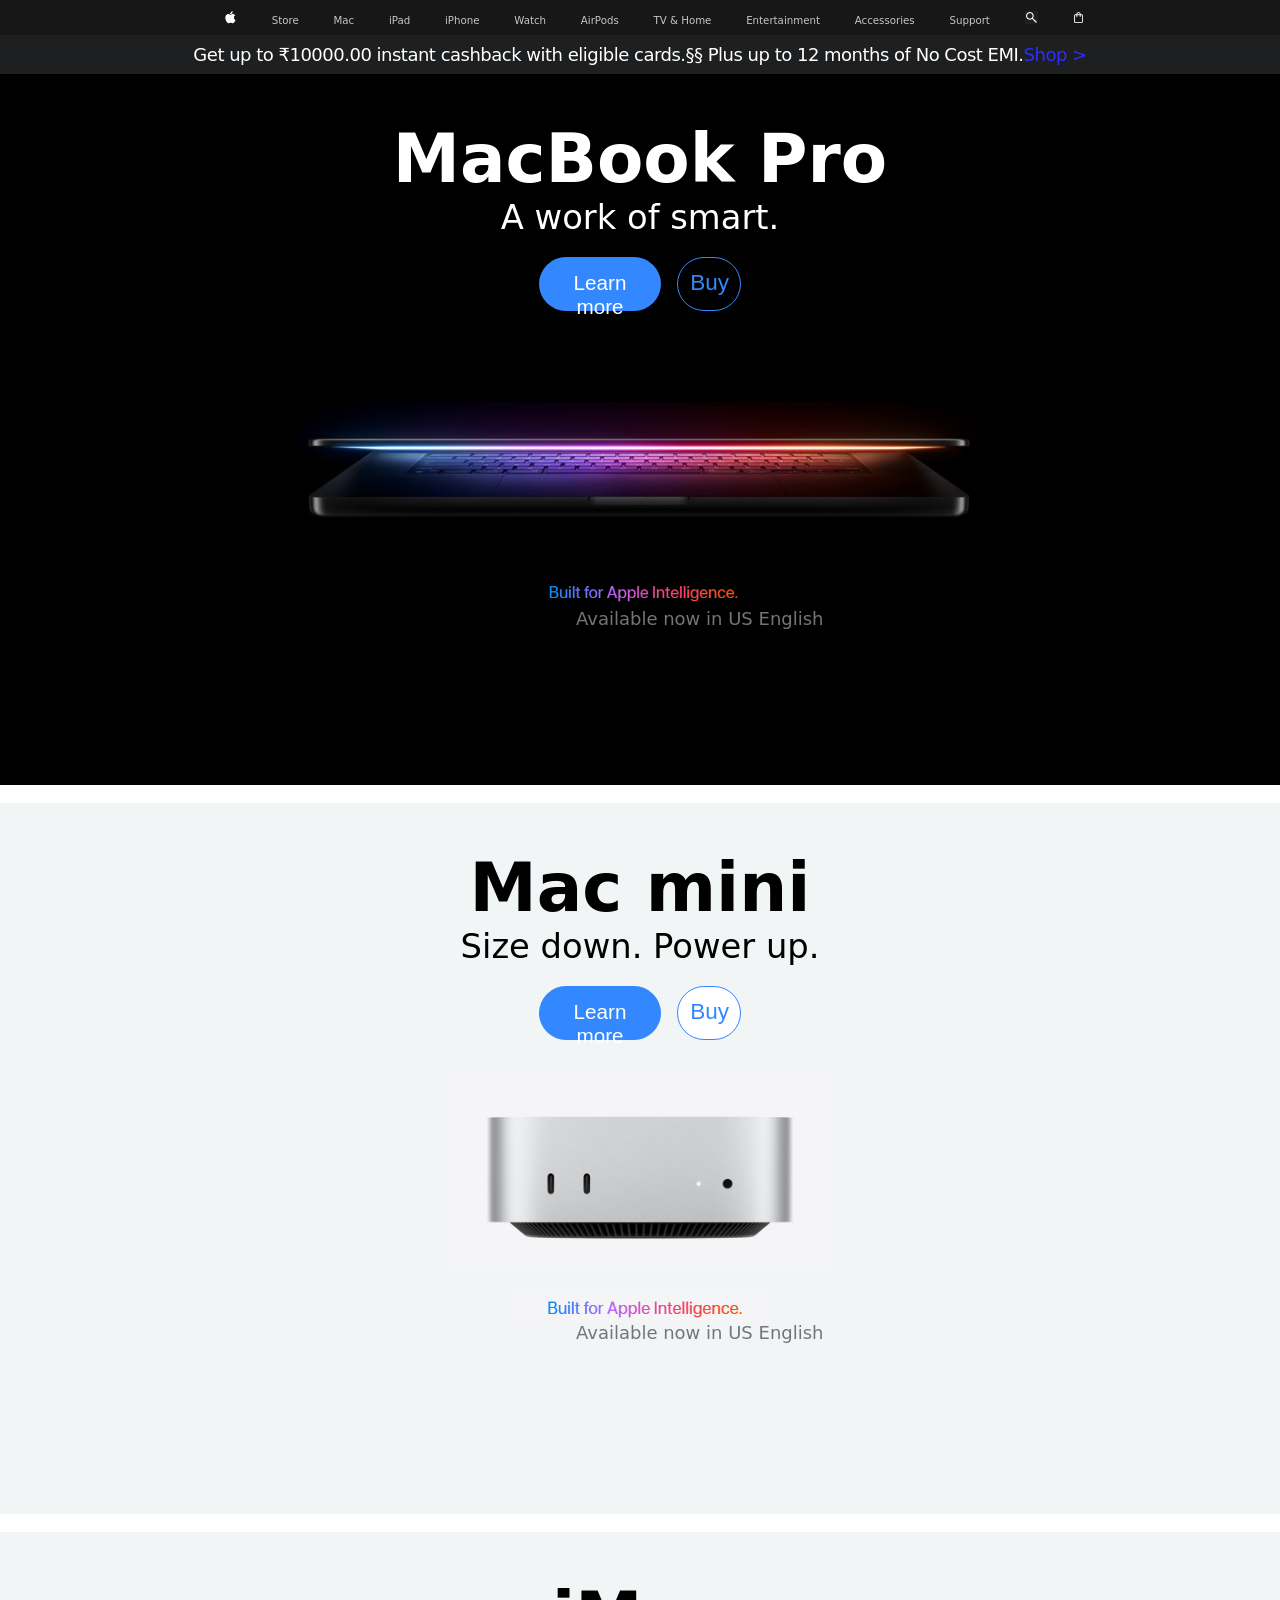
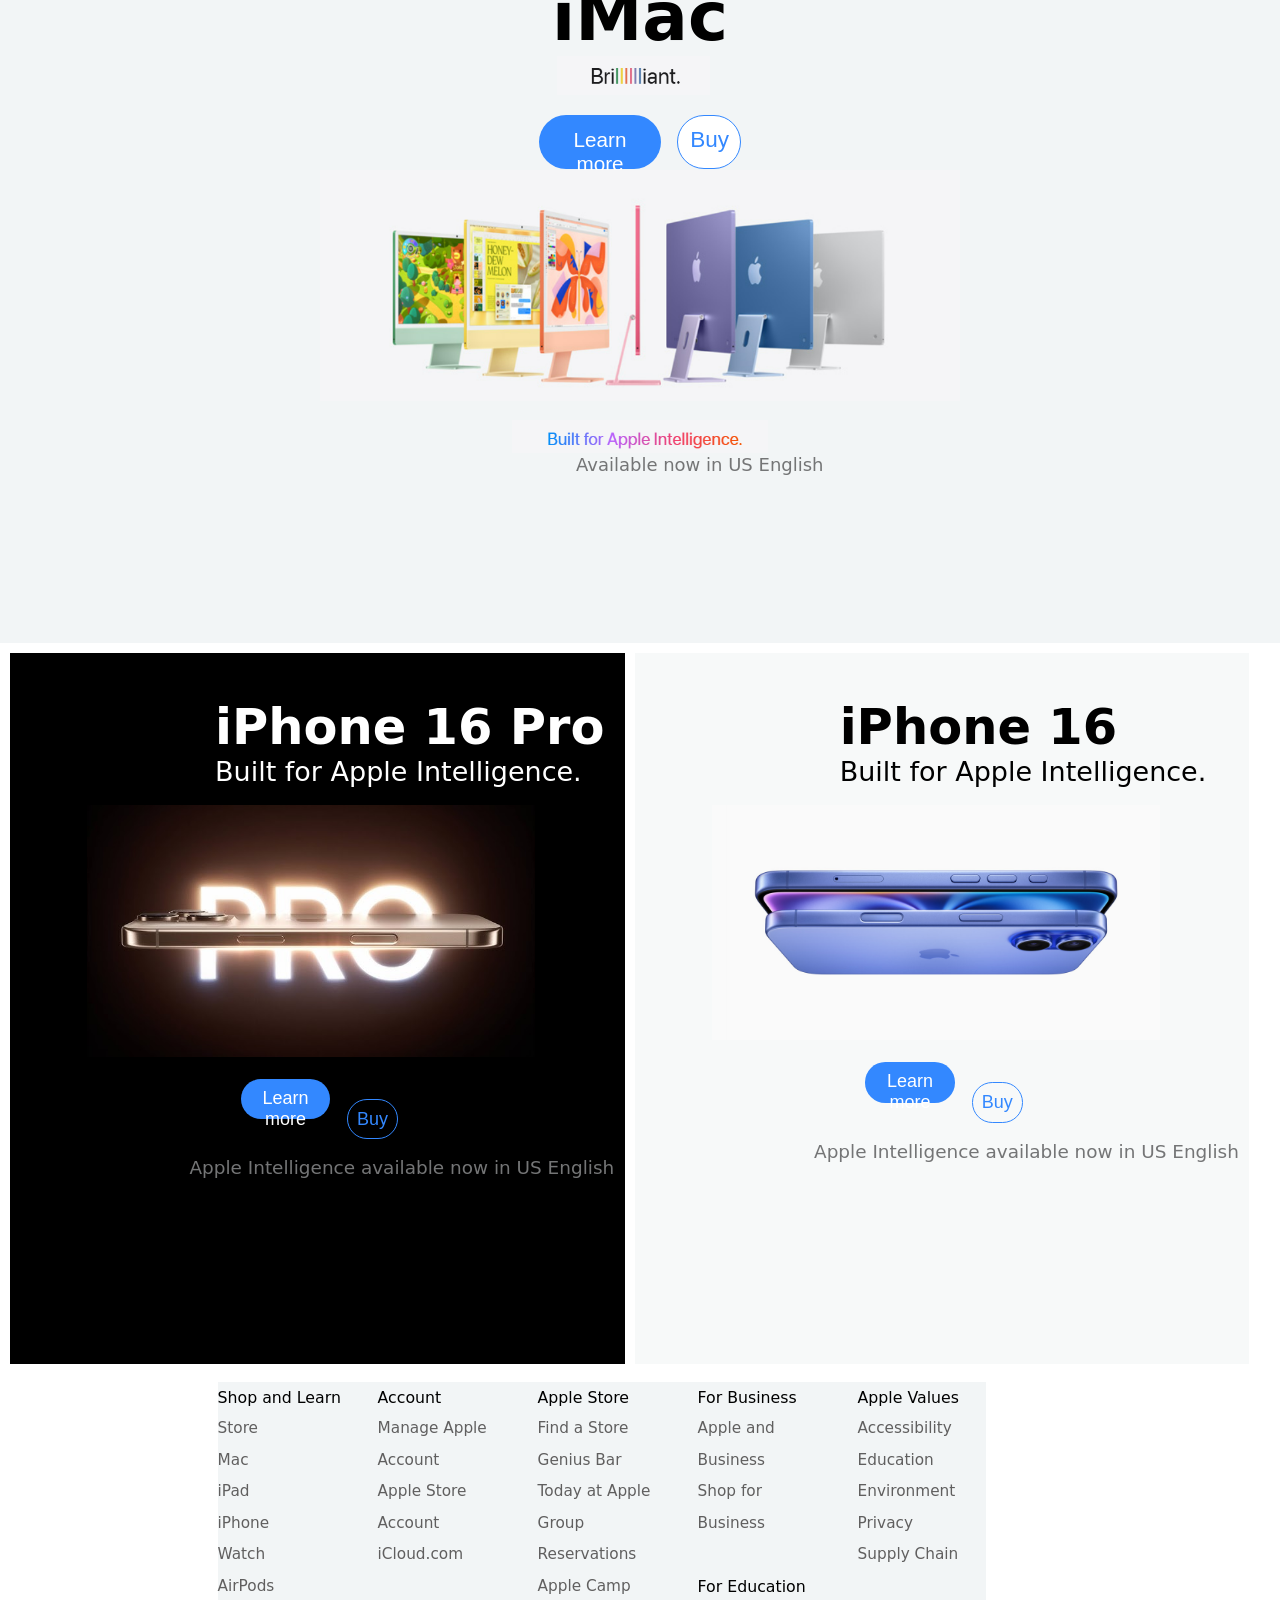
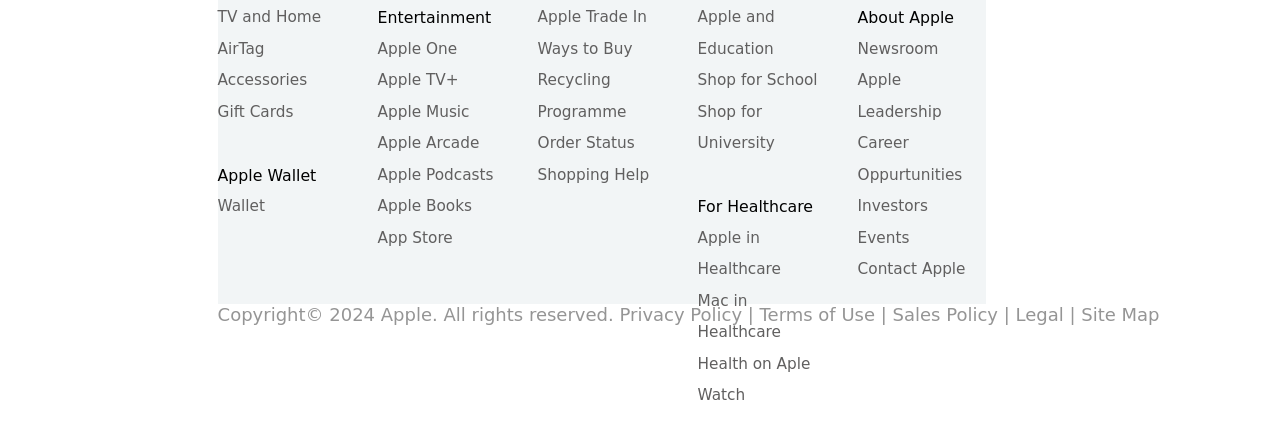
<file: index.html>
<!DOCTYPE html>
<html lang="en">
<head>
    <meta charset="UTF-8">
    <meta name="viewport" content="width=device-width, initial-scale=1.0">
    <title>Apple (India)</title>
    <link rel="stylesheet" href="styles.css">
    <link rel="icon" href="navbar_logo.png" type="image/png" >

</head>
<body>

    <!-- Navigation Bar -->

    <div id="navbar">
        <a href="index.html">
            <img id= "logoimage" src="navbar_logo.png" >
        </a>
        
        <button class="navbutton" onclick="openPage()">Store</button>
        <button class="navbutton">Mac</button>
        <button class="navbutton">iPad</button>
        <button class="navbutton">iPhone</button>
        <button class="navbutton">Watch</button>
        <button class="navbutton">AirPods</button>
        <button class="navbutton">TV & Home</button>
        <button class="navbutton">Entertainment</button>
        <button class="navbutton">Accessories</button>
        <button class="navbutton">Support</button>
        <button class="navbutton"><img id="search" src="search.png"></button>
        <button class="navbutton"><img id="bag" src="shopping.png"></button>
    </div>

    <!-- EMI Box & Offers -->

    <div id="emi">
        Get up to ₹10000.00 instant cashback with eligible cards.§§ Plus up to 12 months of No Cost EMI. 
        <a id="shop" href=""> Shop ></a>
    </div>

    <!-- Macbook Pro  -->
    <div id="macbook">
        <p id="heading1">MacBook Pro</p>
        <p id="content1">A work of smart.</p>
        <br>
        <div id="horizontal">
            <button id="learn">
                <span>Learn more</span>
            </button>

            <button id="buy">
                <span>Buy</span>
            </button>
        </div>
        <img id="macbookimg" src="macbook.jpg">
        <img id="macbookimg2" src="apple_intelligence.png">
        <p id="content2">Available now in US English</p>
    </div>

    <br>
    <!-- Mac Mini -->
    <div id="macmini">
        <p id="headingmini">Mac mini</p>
        <p id="contentmini">Size down. Power up.</p>
        <br>
        <div id="horizontal">
            <button id="learn">
                <span>Learn more</span>
            </button>

            <button id="buy2">
                <span>Buy</span>
            </button>
        </div>
        <img id="macminiimg" src="macmini.jpeg">
        <img id="macbookimg2" src="apple_intelligence2.png">
        <p id="content2">Available now in US English</p>
    </div>

    <br>
    <!-- iMac -->
    <div id="macmini">
        <p id="headingmini">iMac</p>
        <img id="brilliant" src="imac.png">
        <br>
        <div id="horizontal">
            <button id="learn">
                <span>Learn more</span>
            </button>

            <button id="buy2">
                <span>Buy</span>
            </button>
        </div>
        <img id="imacimg" src="imacmain.png">
        <img id="macbookimg2" src="apple_intelligence2.png">
        <p id="content2">Available now in US English</p>
    </div>

    <!-- cards1 -->
    <div class="cardholder1">
        <div class="cards" id="card1">
            <p id="headingcard1">iPhone 16 Pro</p>
            <p id="contentcard1">Built for Apple Intelligence.</p>
            <br>
            <img id="card1bg" src="cardbg1.jpg">
            <div id="horizontalcard">
                <button id="learncard">
                    <span>Learn more</span>
                </button>

                <button id="buycard">
                    <span>Buy</span>
                </button>
            </div>
            <p id="cardfooter">Apple Intelligence available now in US English</p>
        </div>
        
        <div class="cards" id="card2">
            <p id="headingcard2">iPhone 16 </p>
            <p id="contentcard2">Built for Apple Intelligence.</p>
            <br>
            <img id="card1bg" src="cardbg2.jpg">
            <div id="horizontalcard">
                <button id="learncard">
                    <span>Learn more</span>
                </button>

                <button id="buycard2">
                    <span>Buy</span>
                </button>
            </div>
            <p id="cardfooter">Apple Intelligence available now in US English</p>
        </div>
    </div>
    <br>

    <!-- Last options -->
    <div id="parent">
        <div class="child" id="child1">
            <ul>
                <li><p class="headfooter" >Shop and Learn</p></li>
                <li><a>Store</a></li>
                <li><a>Mac</a></li>
                <li><a>iPad</a></li>
                <li><a>iPhone</a></li>
                <li><a>Watch</a></li>
                <li><a>AirPods</a></li>
                <li><a>TV and Home</a></li>
                <li><a>AirTag</a></li>
                <li><a>Accessories</a></li>
                <li><a>Gift Cards</a></li>
                <br>
                <li><p class="headfooter" >Apple Wallet</p></li>
                <li><a>Wallet</a></li>
            </ul>
        </div>

        <div class="child" id="child2">
            <ul>
                <li><p class="headfooter" >Account</p></li>
                <li><a>Manage Apple Account</a></li>
                <li><a>Apple Store Account</a></li>
                <li><a>iCloud.com</a></li>
                <br>
                <li><p class="headfooter" >Entertainment</p></li>
                <li><a>Apple One</a></li>
                <li><a>Apple TV+</a></li>
                <li><a>Apple Music</a></li>
                <li><a>Apple Arcade</a></li>
                <li><a>Apple Podcasts</a></li>
                <li><a>Apple Books</a></li>
                <li><a>App Store</a></li>
            </ul>
        </div>

        <div class="child" id="child3">
            <ul>
                <li><p class="headfooter" >Apple Store</p></li>
                <li><a>Find a Store</a></li>
                <li><a>Genius Bar</a></li>
                <li><a>Today at Apple</a></li>
                <li><a>Group Reservations</a></li>
                <li><a>Apple Camp</a></li>
                <li><a>Apple Trade In</a></li>
                <li><a>Ways to Buy</a></li>
                <li><a>Recycling Programme</a></li>
                <li><a>Order Status</a></li>
                <li><a>Shopping Help</a></li>
                <br>
            </ul>
        </div>

        <div class="child" id="child4">
            <ul>
                <li><p class="headfooter" >For Business</p></li>
                <li><a>Apple and Business</a></li>
                <li><a>Shop for Business</a></li>
                <br>
                <li><p class="headfooter" >For Education</p></li>
                <li><a>Apple and Education</a></li>
                <li><a>Shop for School</a></li>
                <li><a>Shop for University</a></li>
                <br>
                <li><p class="headfooter" >For Healthcare</p></li>
                <li><a>Apple in Healthcare</a></li>
                <li><a>Mac in Healthcare</a></li>
                <li><a>Health on Aple Watch</a></li>
                <br>
            </ul>
        </div>

        <div class="child" id="child5">
            <ul>
                <li><p class="headfooter" >Apple Values</p></li>
                <li><a>Accessibility</a></li>
                <li><a>Education</a></li>
                <li><a>Environment</a></li>
                <li><a>Privacy</a></li>
                <li><a>Supply Chain</a></li>
                <br>
                <li><p class="headfooter" >About Apple</p></li>
                <li><a>Newsroom</a></li>
                <li><a>Apple Leadership</a></li>
                <li><a>Career Oppurtunities</a></li>
                <li><a>Investors</a></li>
                <li><a>Events</a></li>
                <li><a>Contact Apple</a></li>
            </ul>
        </div>
    </div>

    <!-- Footer  -->
        <p id="foot">Copyright© 2024 Apple. All rights reserved. Privacy Policy | Terms of Use | Sales Policy | Legal | Site Map </p>
        <script src="script.js"></script>
    </body>
</html>
</file>
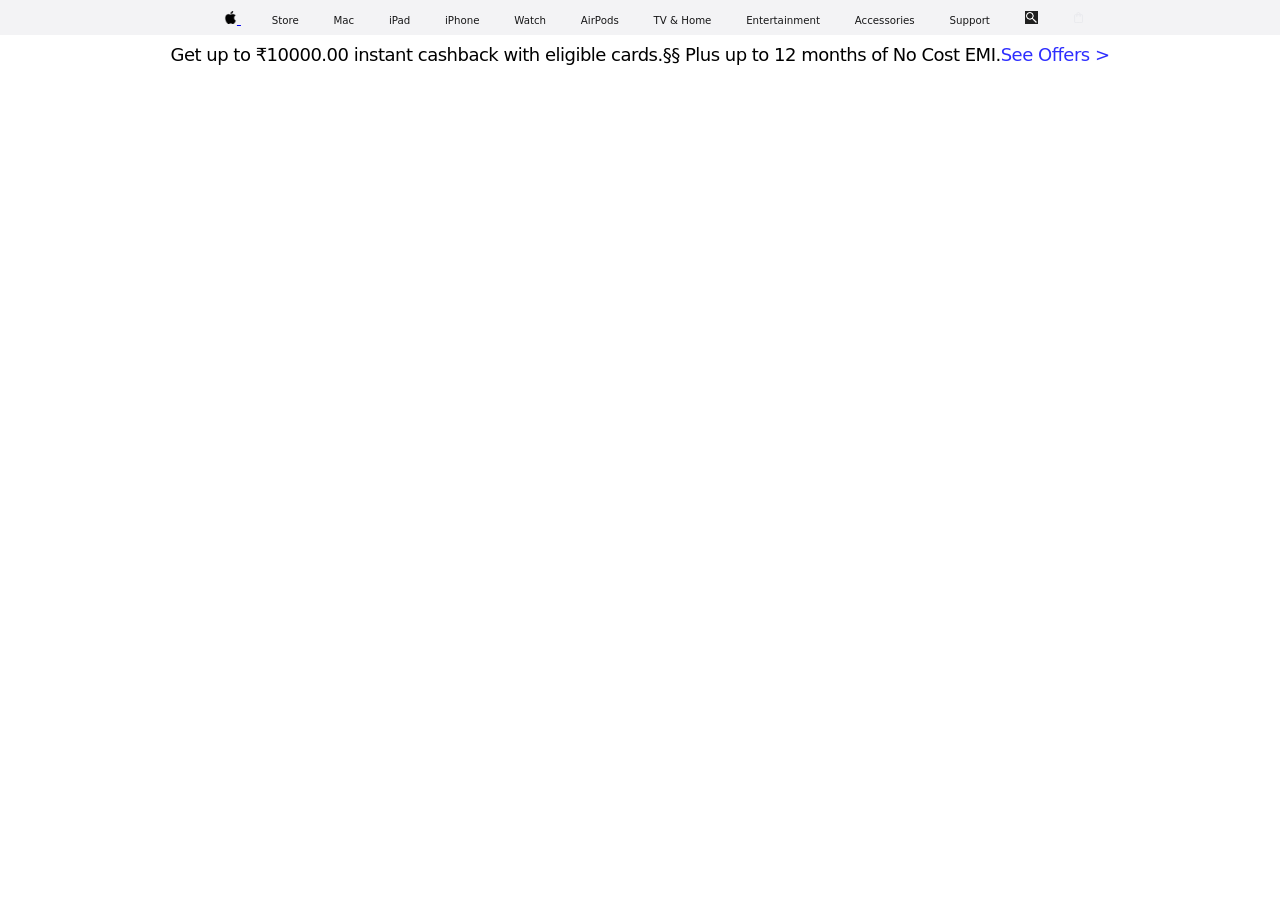
<file: index-store.html>
<!DOCTYPE html>
<html lang="en">
<head>
    <meta charset="UTF-8">
    <meta name="viewport" content="width=device-width, initial-scale=1.0">
    <title>Apple Store Online - Apple(IN)</title>
    <link rel="stylesheet" href="styles_store.css">
    <link rel="icon" href="navbar_logo.png" type="image/png" >
</head>
<body>
    <div id="navbar">
        <a href="index.html">
            <img id= "logoimage" src="apple-logo.png" >
        </a>
        <button class="navbutton" onclick="openPage()">Store</button>
        <button class="navbutton">Mac</button>
        <button class="navbutton">iPad</button>
        <button class="navbutton">iPhone</button>
        <button class="navbutton">Watch</button>
        <button class="navbutton">AirPods</button>
        <button class="navbutton">TV & Home</button>
        <button class="navbutton">Entertainment</button>
        <button class="navbutton">Accessories</button>
        <button class="navbutton">Support</button>
        <button class="navbutton"><img id="search" src="search.png"></button>
        <button class="navbutton"><img id="bag" src="shopping.png"></button>
    </div>

    <!-- EMI Box & Offers -->

    <div id="emi">
        Get up to ₹10000.00 instant cashback with eligible cards.§§ Plus up to 12 months of No Cost EMI. 
        <a id="shop" href=""> See Offers ></a>
    </div>
    <script src="script.js"></script>
</body>
</html>
</file>
<file: styles.css>
*{
    margin: 0px 0px 0px 0px;
    padding: 0px 0px 0px 0px;
}

button {
    cursor: pointer;
}

#navbar {
    height: 2.75vw;
    width: 100vw;
    background-color: #171718;
    position: sticky;
    top: 0vh;
    transition: height 0.5s;
    position: absolute;
}


#logoimage {
    height: 1.01vw;
    width : 1.01vw;
    padding-left: 17.5vw;
    padding-top: 0.85vw;
}

.navbutton {
    border: none;
    margin-left: 2.4vw;
    margin-bottom: 2vw;
    color: rgb(202, 196, 196);
    font-size: 0.8vw;
    font-weight: 400;
    background-color: #171718;
    font-family: system-ui, -apple-system, BlinkMacSystemFont, 'Segoe UI', Roboto, Oxygen, Ubuntu, Cantarell, 'Open Sans', 'Helvetica Neue', sans-serif;
}

#search {
    height: 1.01vw;
    width : 1.01vw;
}

#bag {
    height: 1.01vw;
    width : 1.01vw;
}

#emi {
    margin-top: 2.75vw;
    height: 3vw;
    color: white;
    width: 100vw;
    letter-spacing: -0.5px;
    background-color: #1e1f20;
    display: flex;
    justify-content: center;
    align-items: center;
    font-family: system-ui, -apple-system, BlinkMacSystemFont, 'Segoe UI', Roboto, Oxygen, Ubuntu, Cantarell, 'Open Sans', 'Helvetica Neue', sans-serif;
    font-weight: 450;
    font-size: 2vh;
}

#shop {
    color: rgb(46, 46, 255);
    text-decoration: none;
}

#macbook {
    height: 79vh;
    width: 100vw;
    background-color: black;
    display: flex;
    flex-direction: column;
    gap: 0.1vh;
}

#heading1 {
    color: white;
    padding: 5vh 0px 0px 0px;
    font-size: 7.5vh;
    align-self: center;
    font-family: system-ui, -apple-system, BlinkMacSystemFont, 'Segoe UI', Roboto, Oxygen, Ubuntu, Cantarell, 'Open Sans', 'Helvetica Neue', sans-serif;
    font-weight: 640;
}

#content1 {
    color: white;
    font-size: 3.75vh;   
    align-self: center;
    font-family: system-ui, -apple-system, BlinkMacSystemFont, 'Segoe UI', Roboto, Oxygen, Ubuntu, Cantarell, 'Open Sans', 'Helvetica Neue', sans-serif;
    font-weight: 500;
}

#horizontal{
    display: flex;
    justify-content: center;
    align-items: center;
    flex-direction: horizontal;
    gap: 1.25vw;
    font-family: system-ui, -apple-system, BlinkMacSystemFont, 'Segoe UI', Roboto, Oxygen, Ubuntu, Cantarell, 'Open Sans', 'Helvetica Neue', sans-serif;

}

#horizontal button {
    display: inline-block;
    text-align: center;
    border-radius: 3vh ;
    height: 6vh;
}

#horizontal button span {
    display: inline-block;
    width: 60%; 
    height: 100%;
    border-radius: 0;
}

#learn {
    width: 9.5vw;
    display: flex;
    align-self: center;
    background-color: rgb(51, 136, 255);
    border: none;
    color: white;
    font-size: 2.3vh;
    padding: 1.5vh 0px 0px 0px;
}

#buy {
    width: 5vw;
    font-size: 2.5vh;
    display: flex;
    align-self: center;
    background-color: black;
    color: rgb(51, 136, 255);
    border: 1.5px solid rgb(51, 136, 255);
    padding: 1.25vh 0px 0px 0px;
}

#macbookimg {
    width: 60vw;
    height: auto;
    padding: 10vh 0px 0px 20vw;
}

#macbookimg2 {
    width: 20vw;
    height: auto;
    padding: 2vh 0px 0px 40vw;
}

#content2 {
    color: rgb(116, 117, 118);
    font-family: system-ui, -apple-system, BlinkMacSystemFont, 'Segoe UI', Roboto, Oxygen, Ubuntu, Cantarell, 'Open Sans', 'Helvetica Neue', sans-serif;
    font-weight: 100;
    font-size: 2vh;
    padding: 0px 0px 0px 45vw;
}

#macmini {
    height: 79vh;
    width: 100vw;
    background-color: rgb(242, 245, 246);
    display: flex;
    flex-direction: column;
    gap: 0.1vh;
}

#buy2 {
    width: 5vw;
    font-size: 2.5vh;
    display: flex;
    align-self: center;
    background-color: white;
    color: rgb(51, 136, 255);
    border: 1.5px solid rgb(51, 136, 255);
    padding: 1.25vh 0px 0px 0px;
}

#headingmini {
    color: black;
    padding: 5vh 0px 0px 0px;
    font-size: 7.5vh;
    align-self: center;
    font-family: system-ui, -apple-system, BlinkMacSystemFont, 'Segoe UI', Roboto, Oxygen, Ubuntu, Cantarell, 'Open Sans', 'Helvetica Neue', sans-serif;
    font-weight: 640;
}

#contentmini {
    color: black;
    font-size: 3.75vh;   
    align-self: center;
    font-family: system-ui, -apple-system, BlinkMacSystemFont, 'Segoe UI', Roboto, Oxygen, Ubuntu, Cantarell, 'Open Sans', 'Helvetica Neue', sans-serif;
    font-weight: 500;
}

#macminiimg {
    width: 30vw;
    height: auto;
    padding: 4vh 0px 0px 35vw;
}

#brilliant {
    width: 12vw;
    height: auto;
    padding: 0px 0px 0px 43.5vw;
}

#imacimg {
    width: 50vw;
    height: auto;
    padding: 0px 0px 0px 25vw;
}

.cardholder1 {
    display: flex;
    flex-direction: row;
    margin-top: 0.8vw;
}

.cardholder2 {
    display: flex;
    flex-direction: row;
    margin-top: 0.8vw;
}

.cardholder3 {
    display: flex;
    flex-direction: row;
    margin-top: 0.8vw;
}

.cards {
    height: 79vh;
    width: 48vw;
    margin: 0px 0px 0px 0.8vw;
}

#card1 {
    background-color: #000000;
}

#headingcard1 {
    color: white;
    margin: 5vh 0px 0px 16vw;
    font-size: 5.5vh;
    font-family: system-ui, -apple-system, BlinkMacSystemFont, 'Segoe UI', Roboto, Oxygen, Ubuntu, Cantarell, 'Open Sans', 'Helvetica Neue', sans-serif;
    font-weight: 640;
}

#contentcard1 {
    color: white;
    font-size: 3vh;   
    margin: 0px 0px 0px 16vw;
    font-family: system-ui, -apple-system, BlinkMacSystemFont, 'Segoe UI', Roboto, Oxygen, Ubuntu, Cantarell, 'Open Sans', 'Helvetica Neue', sans-serif;
    font-weight: 400;
}

#card1bg {
    width: 35vw;
    height: auto;
    margin: 0px 0px 0px 6vw;
}

#cardfooter {
    color: rgb(116, 117, 118);
    font-family: system-ui, -apple-system, BlinkMacSystemFont, 'Segoe UI', Roboto, Oxygen, Ubuntu, Cantarell, 'Open Sans', 'Helvetica Neue', sans-serif;
    font-weight: 200;
    font-size: 2.05vh;
    margin: 2vh 0px 0px 14vw;
}

#horizontalcard button {
    display: inline-block;
    text-align: center;
    border-radius: 2.25vh ;
    height: 4.5vh;
}

#horizontal button span {
    display: inline-block;
    width: 60%; 
    height: 100%;
    border-radius: 0;
}

#learncard {
    width: 7vw;
    display: flex;
    align-self: center;
    background-color: rgb(51, 136, 255);
    border: none;
    color: white;
    font-size: 2vh;
    padding: 1vh 0px 1vh 0px;
    margin: 2vh 0px 1.5vh 18vw;
}

#buycard {
    width: 4vw;
    font-size: 2vh;
    display: flex;
    align-self: center;
    background-color: black;
    color: rgb(51, 136, 255);
    border: 1.5px solid rgb(51, 136, 255);
    padding: 1vh 0px 1vh 0px;
    margin-left: 1vw;
}

#headingcard2 {
    color: black;
    margin: 5vh 0px 0px 16vw;
    font-size: 5.5vh;
    font-family: system-ui, -apple-system, BlinkMacSystemFont, 'Segoe UI', Roboto, Oxygen, Ubuntu, Cantarell, 'Open Sans', 'Helvetica Neue', sans-serif;
    font-weight: 640;
}

#contentcard2 {
    color: black;
    font-size: 3vh;   
    margin: 0px 0px 0px 16vw;
    font-family: system-ui, -apple-system, BlinkMacSystemFont, 'Segoe UI', Roboto, Oxygen, Ubuntu, Cantarell, 'Open Sans', 'Helvetica Neue', sans-serif;
    font-weight: 400;
}

#card2 {
    background-color: #f7f9f9;
}

#buycard2 {
    width: 4vw;
    font-size: 2vh;
    display: flex;
    align-self: center;
    background-color: #f7f9f9;
    color: rgb(51, 136, 255);
    border: 1.5px solid rgb(51, 136, 255);
    padding: 1vh 0px 1vh 0px;
    margin-left: 1vw;
}

#parent {
    width: 60vw;
    height: 58vh;
    margin: 0px 0px 0px 17vw;
    display: flex;
    flex-direction: row;
    justify-content: space-between;
    background-color: rgb(242, 245, 246);
}

.child {
    width: 10vw;
    height: 58vh;
    display: flex;
    flex-direction: column;
    justify-content: space-between;
    background-color: rgb(242, 245, 246);
}

ul {
    list-style-type: none;
    font-size: 1.70vh;
    line-height: 3.5vh;
    font-family: system-ui, -apple-system, BlinkMacSystemFont, 'Segoe UI', Roboto, Oxygen, Ubuntu, Cantarell, 'Open Sans', 'Helvetica Neue', sans-serif ;
}

ul a {
    color: rgb(96, 95, 95);
}

.headfooter {
    font-size: 1.75vh;
    font-weight: 500;
    font-family: system-ui, -apple-system, BlinkMacSystemFont, 'Segoe UI', Roboto, Oxygen, Ubuntu, Cantarell, 'Open Sans', 'Helvetica Neue', sans-serif;
}

#foot {
    color: rgb(149, 149, 149);
    font-size: 2vh;
    font-family: system-ui, -apple-system, BlinkMacSystemFont, 'Segoe UI', Roboto, Oxygen, Ubuntu, Cantarell, 'Open Sans', 'Helvetica Neue', sans-serif;
    margin: 0px 0px 0px 17vw;
    width: 250vw;
    height: 5vh;
}
</file>
<file: styles_store.css>
*{
    margin: 0px 0px 0px 0px;
    padding: 0px 0px 0px 0px;
}

#navbar {
    height: 2.75vw;
    width: 100vw;
    background-color: #f3f3f5;
    position: sticky;
    top: 0vh;
    transition: height 0.5s;
    position: absolute;
}


#logoimage {
    height: 1.01vw;
    width : 1.01vw;
    padding-left: 17.5vw;
    padding-top: 0.85vw;
}

.navbutton {
    border: none;
    margin-left: 2.4vw;
    margin-bottom: 2vw;
    color: #171718;
    font-size: 0.8vw;
    font-weight: 400;
    background-color: #f3f3f5;
    font-family: system-ui, -apple-system, BlinkMacSystemFont, 'Segoe UI', Roboto, Oxygen, Ubuntu, Cantarell, 'Open Sans', 'Helvetica Neue', sans-serif;
}

#search {
    height: 1.01vw;
    width : 1.01vw;
}

#bag {
    height: 1.01vw;
    width : 1.01vw;
}

#emi {
    margin-top: 2.75vw;
    height: 3vw;
    color: black;
    width: 100vw;
    letter-spacing: -0.5px;
    background-color: white;
    display: flex;
    justify-content: center;
    align-items: center;
    font-family: system-ui, -apple-system, BlinkMacSystemFont, 'Segoe UI', Roboto, Oxygen, Ubuntu, Cantarell, 'Open Sans', 'Helvetica Neue', sans-serif;
    font-weight: 450;
    font-size: 2vh;
}

#shop {
    color: rgb(46, 46, 255);
    text-decoration: none;
}
</file>
